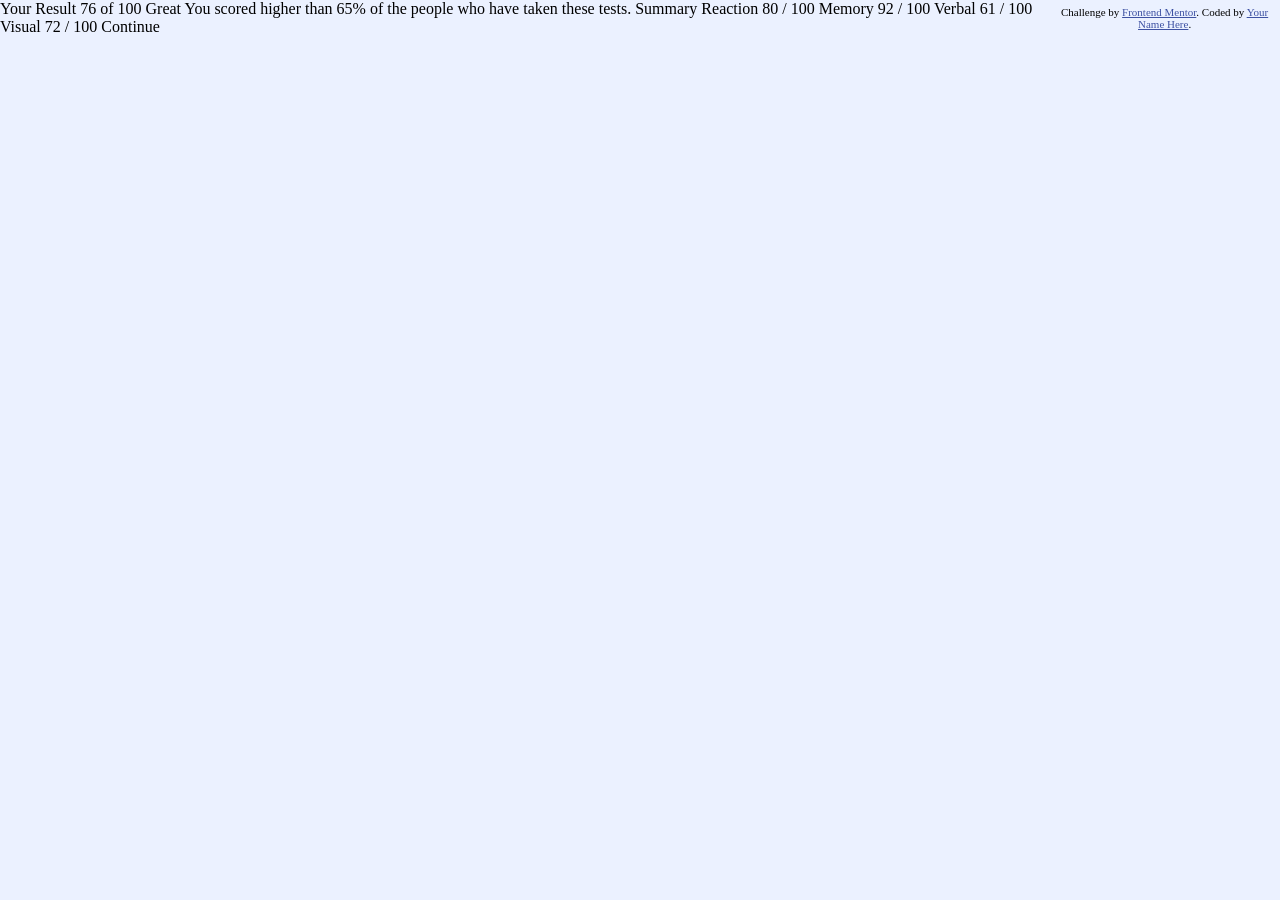
<file: results-summary-component-main/index.html>
<!DOCTYPE html>
<html lang="en">
<head>
  <meta charset="UTF-8">
  <meta name="viewport" content="width=device-width, initial-scale=1.0"> <!-- displays site properly based on user's device -->

  <link rel="icon" type="image/png" sizes="32x32" href="./assets/images/favicon-32x32.png">
  <link rel="stylesheet" href="index.css">
  
  <title>Frontend Mentor | Results summary component</title>

  <!-- Feel free to remove these styles or customise in your own stylesheet 👍 -->
  <style>
    .attribution { font-size: 0.6875rem; text-align: center; }
    .attribution a { color: hsl(228, 45%, 44%); }
  </style>
</head>
<body>

  Your Result
  76
  of 100

  Great
  You scored higher than 65% of the people who have taken these tests.
  
  Summary

  Reaction
  80 / 100

  Memory
  92 / 100

  Verbal
  61 / 100

  Visual
  72 / 100

  Continue
  
  <footer class="attribution">
    Challenge by <a href="https://www.frontendmentor.io?ref=challenge">Frontend Mentor</a>. 
    Coded by <a href="#">Your Name Here</a>.
  </footer>
</body>
</html>
</file>
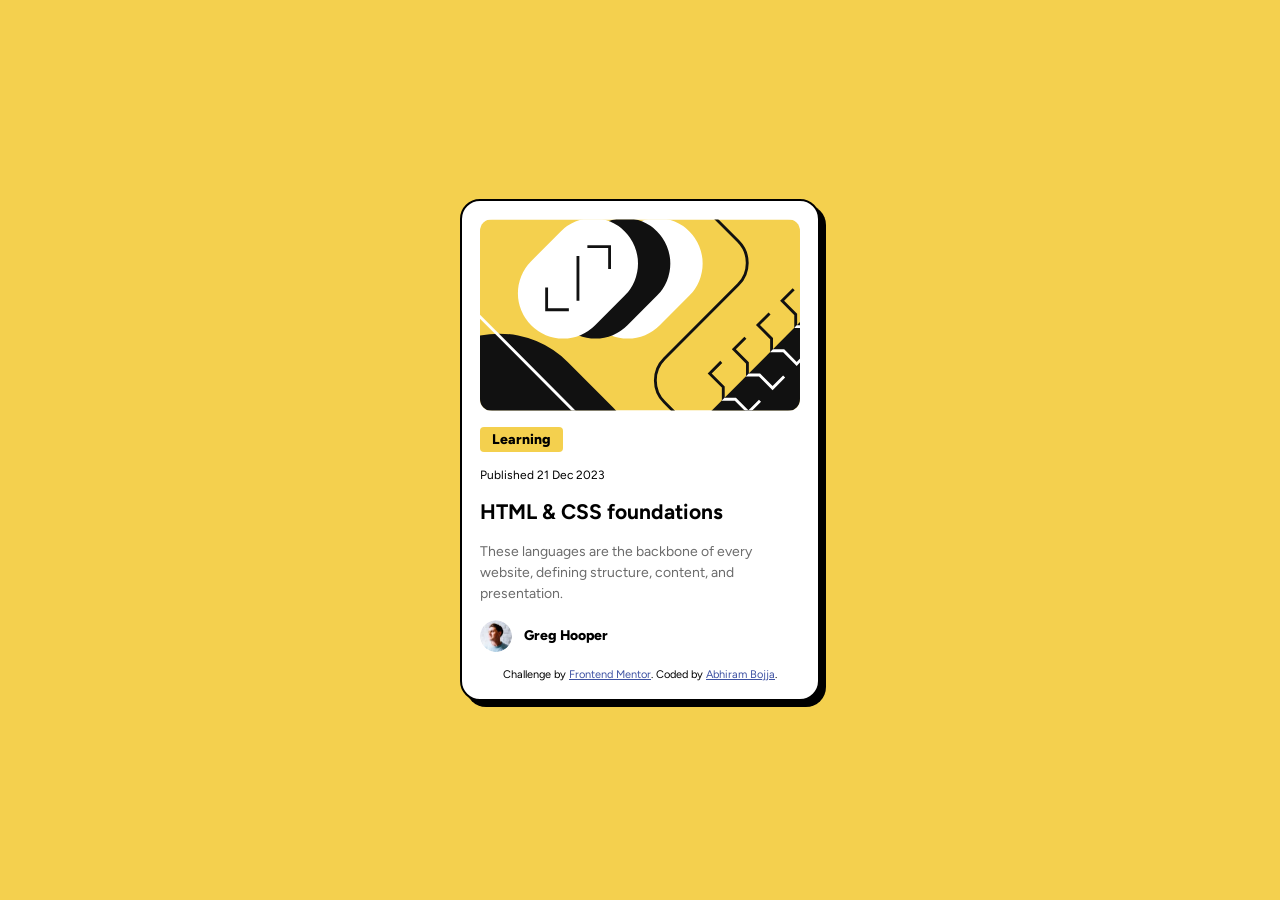
<file: blog-preview-card-main/blog-preview-card-main/index.html>
<!DOCTYPE html>
<html lang="en">
<head>
  <meta charset="UTF-8">
  <meta name="viewport" content="width=device-width, initial-scale=1.0"> <!-- displays site properly based on user's device -->

  <link rel="icon" type="image/png" sizes="32x32" href="./assets/images/favicon-32x32.png">
  <link rel="stylesheet" href ="style.css">
  <link rel="preconnect" href="https://fonts.googleapis.com">
  <link rel="preconnect" href="https://fonts.gstatic.com" crossorigin>
  <link href="https://fonts.googleapis.com/css2?family=Figtree:ital,wght@0,300..900;1,300..900&display=swap" rel="stylesheet">
  
  <title>Frontend Mentor | Blog preview card</title>

  <!-- Feel free to remove these styles or customise in your own stylesheet 👍 -->
  <style>
    .attribution { font-size: 0.6875rem; text-align: center; }
    .attribution a { color: hsl(228, 45%, 44%); }
  </style>
</head>
<body>
  <main class = "blog-card">
    <img class ="blog-image"; src ="assets/images/illustration-article.svg"; alt="Blog illustration";>

      <h4>Learning</h4>

      <div>Published 21 Dec 2023</div>  

      <h2>HTML & CSS foundations</h2>

      <p>These languages are the backbone of every website, defining structure, content, and presentation.</p>
      
      <div class = "author">
          <img class = "avatar"; src = "assets/images/image-avatar.webp"; alt="Greg Hooper";> 
          <span id = "name">Greg Hooper</span>
      </div>
      
      <footer class="attribution">
        Challenge by <a href="https://www.frontendmentor.io?ref=challenge">Frontend Mentor</a>. 
        Coded by <a href="#">Abhiram Bojja</a>.
      </footer>
  </main>
</body>
</html>
</file>
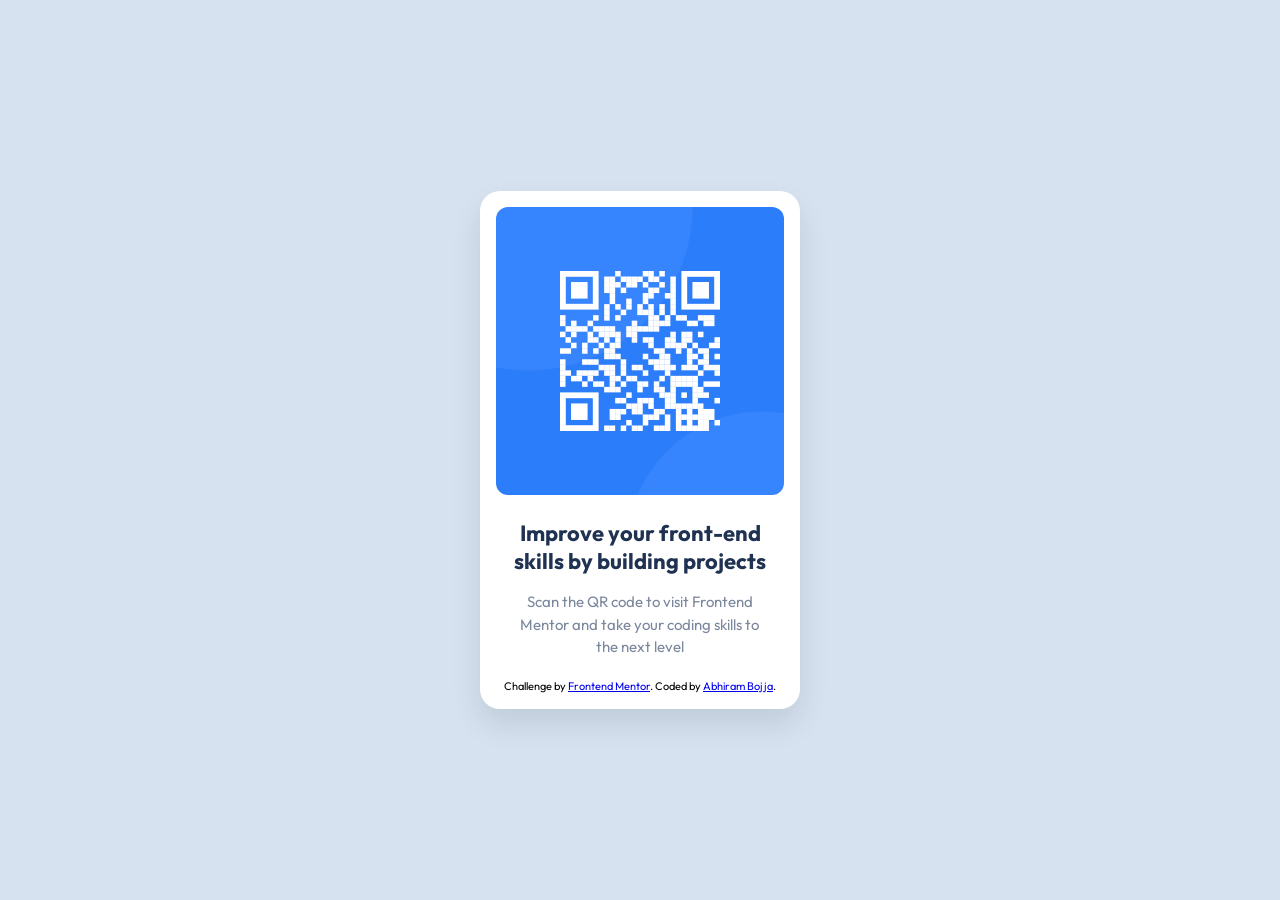
<file: qr-code-component-main/qr-code-component-main/index.html>
<!DOCTYPE html>
<html lang="en">
<head>
  <meta charset="UTF-8">
  <meta name="viewport" content="width=device-width, initial-scale=1.0"> <!-- displays site properly based on user's device -->

  <link rel="icon" type="image/png" sizes="32x32" href="./images/favicon-32x32.png">
  <link rel="stylesheet" href ="style.css">
  <link rel="preconnect" href ="https://fonts.google.com">
  <link rel="preconnect" href="https://fonts.gstatic.com" crossorigin>
  <link href="https://fonts.googleapis.com/css2?family=Outfit:wght@100..900&display=swap" rel="stylesheet">
  
  <title>Frontend Mentor | QR code component</title>

</head>
<body>
 <main class ="card";>
  <img src = "images/image-qr-code.png"; alt="QR Code";>
      <h2>Improve your front-end skills by building projects</h2>

      <p>Scan the QR code to visit Frontend Mentor and take your coding skills to the next level</p>

      <footer class="attribution">
       Challenge by 
       <a href="https://www.frontendmentor.io?ref=challenge">Frontend Mentor</a>. 
       Coded by <a href="#">Abhiram Bojja</a>. 
    </footer>
 </main>   
</body>
</html>
</file>
<file: results-summary-component-main/index.css>
*{
    margin: 0;
    padding: 0;
    box-sizing: border-box;
}

body{
    display: flex;
    justify-content: center;
    align-items: center;
    background-color:hsl(221, 100%, 96%);
}
</file>
<file: blog-preview-card-main/blog-preview-card-main/style.css>
*{
    margin: 0;
    padding: 0;
    box-sizing: border-box;

}
body{
    min-height: 100vh;
    display: flex;
    justify-content: center;
    align-items: center;
    background-color:#F4D04E;
    font-size: 14px;
    font-family: "Figtree", sans-serif;
   
}

.blog-card{
    width: 360px;
    display: flex;
    flex-direction: column;
    gap: 16px;
    background: #fff;
    padding: 18px;
    border-radius: 20px;
    text-align: left;
    border: 2px solid black;
    box-shadow: 6px 6px 0 black;
}

.blog-image{
    width: 100%;
    border-radius: 12px;
    display: block;
}

.blog-card h4{
    align-self: flex-start;
    background-color: #F4D04E;
    padding: 4px 12px;
    font-weight: 800;
    border-radius: 4px;
}

.blog-card>div{
    font-size: 12px;
}
.blog-card h2{
    line-height: 1.3;
}
.blog-card p{
    color: hsl(0, 0%, 42%);
    font-size: 14px;
    line-height: 1.5;
}

.author{
    display: flex;
    align-items: center;
    gap: 12px;
}

.avatar{
    width: 32px;
    height: 32px;
    border-radius: 50%;
    object-fit: cover;
}

#name {
    font-weight: 800;
    font-size: 14px;
}
</file>
<file: qr-code-component-main/qr-code-component-main/style.css>
* {
    margin: 0;
    padding: 0;
    box-sizing: border-box;
}

body{
    min-height: 100vh;
    display: flex;
    justify-content: center;
    align-items: center;
    background-color: hsl(212, 45%, 89%);
    font-size: 15px;
    font-family: "Outfit" , sans-serif;
}

.card{
    width:320px;
    background:#fff;
    padding:16px;
    border-radius:20px;
    text-align:center;
    box-shadow:0 15px 30px rgba(0,0,0,.1);
}

.card img{
    width:100%;
    border-radius:12px;
    display:block;
}

.card h2{
    margin:24px 0 16px;
    font-size:22px;
    font-weight:700;
    color:hsl(218,44%,22%);
}

.card p{
    width: 85%;
    margin: 0 auto 20px;
    color: hsl(220, 15%, 55%);
    font-size: 15px;
    line-height: 1.5;
}

.attribution{
    font-size:11px;
}
</file>
